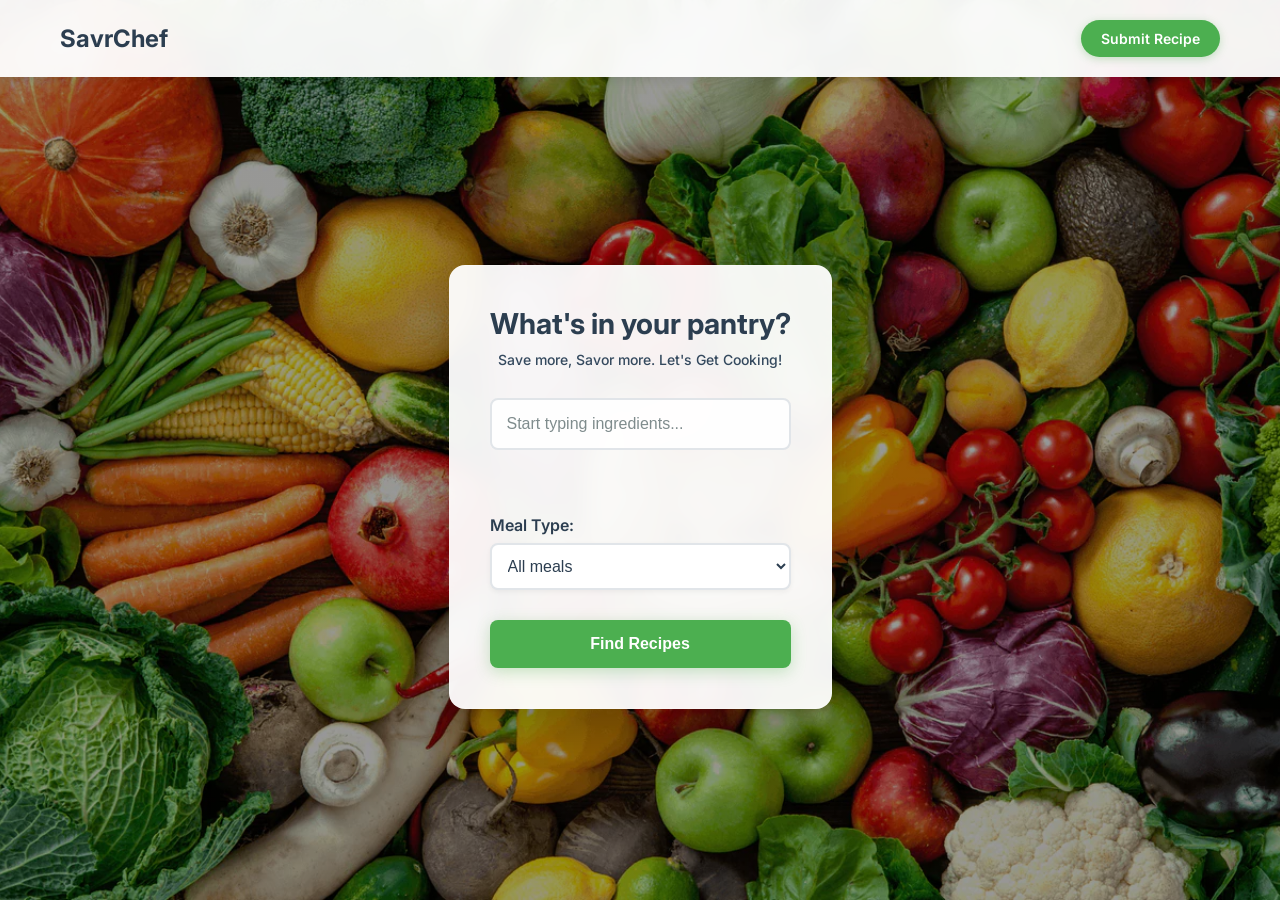
<file: index.html>
<!DOCTYPE html>
<html lang="en">
<head>
    <meta charset="UTF-8">
    <meta name="viewport" content="width=device-width, initial-scale=1.0">
    <title>SavrChef</title>
    <link rel="stylesheet" href="styles.css">
    <link href="https://fonts.googleapis.com/css2?family=Inter:wght@400;600;700&display=swap" rel="stylesheet">
    <script src="config.js"></script>
</head>
<body>
    <header>
        <div class="container">
            <h1><a href="index.html" class="logo-link">SavrChef</a></h1>
            <nav class="header-nav">
                <a href="submit-recipe.html" class="submit-recipe-link">Submit Recipe</a>
            </nav>
        </div>
    </header>

    <main>
        <div class="container">
            <div class="search-card">
                <h2>What's in your pantry?</h2>
                <p>Save more, Savor more. Let's Get Cooking!</p>
                
                <div class="ingredients-input">
                    <div class="input-container">
                        <input type="text" id="ingredientInput" placeholder="Start typing ingredients...">
                        <div class="suggestions" id="suggestions"></div>
                    </div>
                    <div class="ingredients-tags" id="ingredientsTags"></div>
                </div>

                <div class="meal-type">
                    <label for="mealSelect">Meal Type:</label>
                    <select id="mealSelect">
                        <option value="">All meals</option>
                        <option value="breakfast">Breakfast</option>
                        <option value="lunch">Lunch</option>
                        <option value="dinner">Dinner</option>
                        <option value="snack">Snack</option>
                        <option value="dessert">Dessert</option>
                    </select>
                </div>

                <button id="searchBtn">Find Recipes</button>
            </div>
        </div>
    </main>

    <script src="script.js"></script>
</body>
</html>
</file>
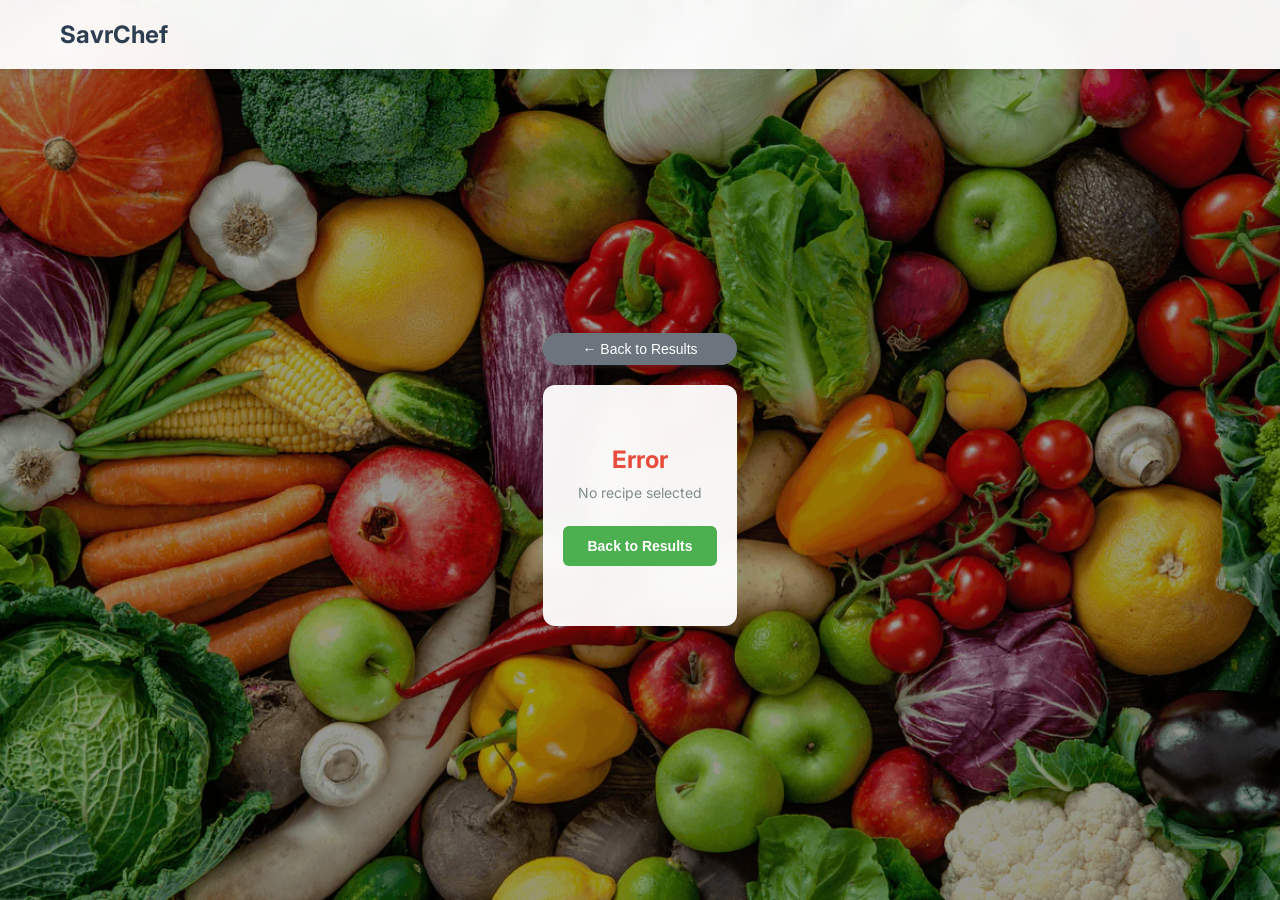
<file: recipe.html>
<!DOCTYPE html>
<html lang="en">
<head>
    <meta charset="UTF-8">
    <meta name="viewport" content="width=device-width, initial-scale=1.0">
    <title>SavrChef - Recipe Details</title>
    <link rel="stylesheet" href="styles.css">
    <link href="https://fonts.googleapis.com/css2?family=Inter:wght@400;600;700&display=swap" rel="stylesheet">
    <script src="config.js"></script>
</head>
<body>
    <header>
        <div class="container">
            <h1><a href="index.html" class="logo-link">SavrChef</a></h1>
        </div>
    </header>

    <main>
        <div class="container">
            <button id="backBtn" class="small-back-button">← Back to Results</button>
            <div class="recipe-details" id="recipeDetails">
                <!-- Recipe content will be populated here -->
            </div>
        </div>
    </main>

    <!-- Substitution Modal -->
    <div class="modal-overlay" id="substitutionModal">
        <div class="modal-content">
            <div class="modal-header">
                <h3>Ingredient Substitution</h3>
                <button class="close-modal" id="closeModal">×</button>
            </div>
            <div class="modal-body">
                <div class="original-ingredient">
                    <h4>Missing Ingredient:</h4>
                    <p id="missingIngredient"></p>
                </div>
                <div class="substitutions">
                    <h4>Possible Substitutions:</h4>
                    <div id="substitutionList">
                        <!-- Substitutions will be populated here -->
                    </div>
                </div>
            </div>
        </div>
    </div>

    <script src="recipe.js"></script>
</body>
</html>
</file>
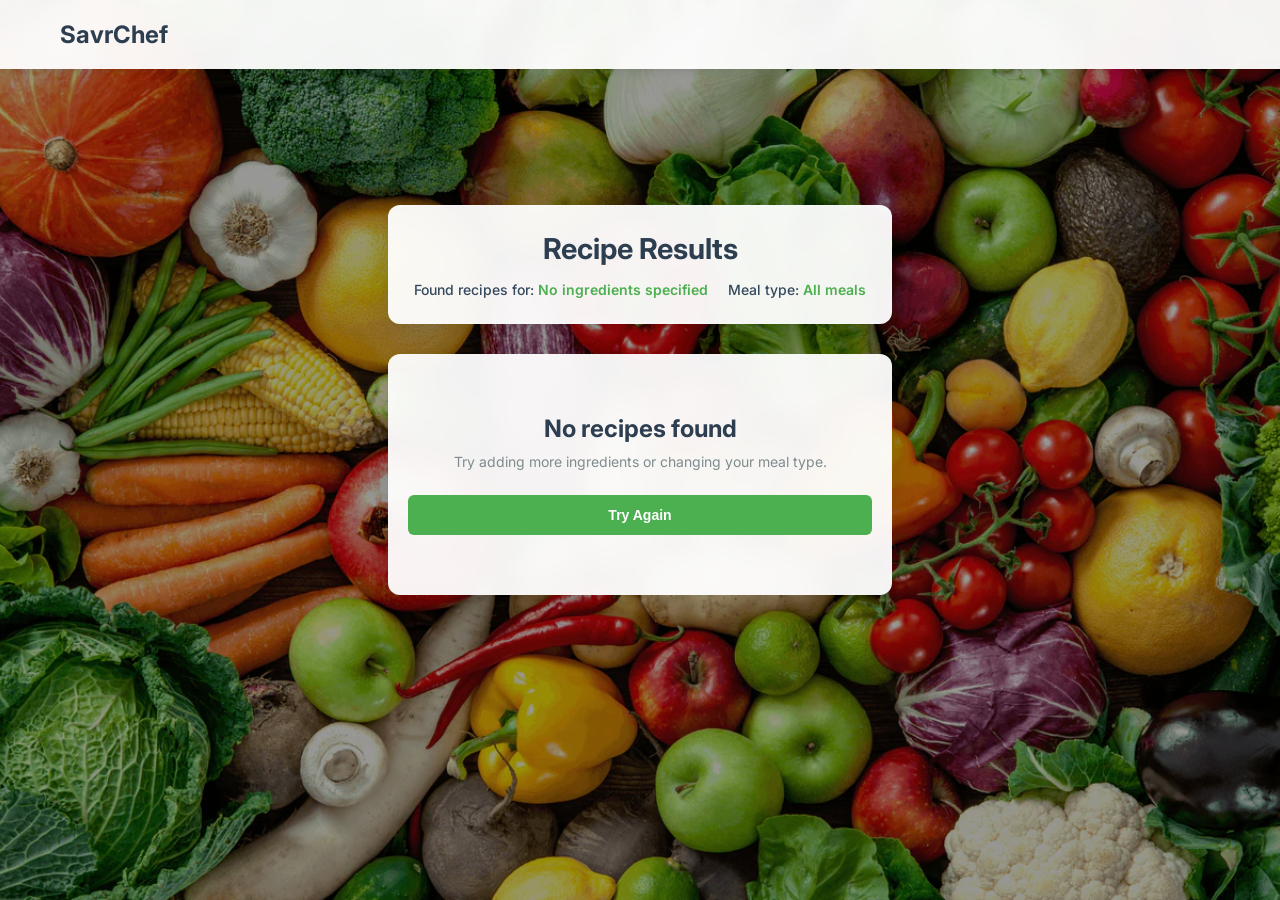
<file: results.html>
<!DOCTYPE html>
<html lang="en">
<head>
    <meta charset="UTF-8">
    <meta name="viewport" content="width=device-width, initial-scale=1.0">
    <title>SavrChef - Recipe Results</title>
    <link rel="stylesheet" href="styles.css">
    <link href="https://fonts.googleapis.com/css2?family=Inter:wght@400;600;700&display=swap" rel="stylesheet">
    <script src="config.js"></script>
</head>
<body>
    <header>
        <div class="container">
            <h1><a href="index.html" class="logo-link">SavrChef</a></h1>
        </div>
    </header>

    <main>
        <div class="container">
            <div class="search-info">
                <h2>Recipe Results</h2>
                <div class="search-details">
                    <p>Found recipes for: <span id="searchIngredients"></span></p>
                    <p>Meal type: <span id="searchMealType">All meals</span></p>
                </div>
            </div>

            <div class="results-container">
                <div class="loading-spinner" id="loadingSpinner">
                    <div class="spinner"></div>
                    <p>Finding perfect recipes for you...</p>
                </div>
                
                <div class="recipes-grid" id="recipesGrid">
                    <!-- Recipe cards will be populated here -->
                </div>

                <div class="no-results" id="noResults" style="display: none;">
                    <h3>No recipes found</h3>
                    <p>Try adding more ingredients or changing your meal type.</p>
                    <button id="tryAgainBtn" class="try-again-btn">Try Again</button>
                </div>
            </div>
        </div>
    </main>

    <script src="results.js"></script>
</body>
</html>
</file>
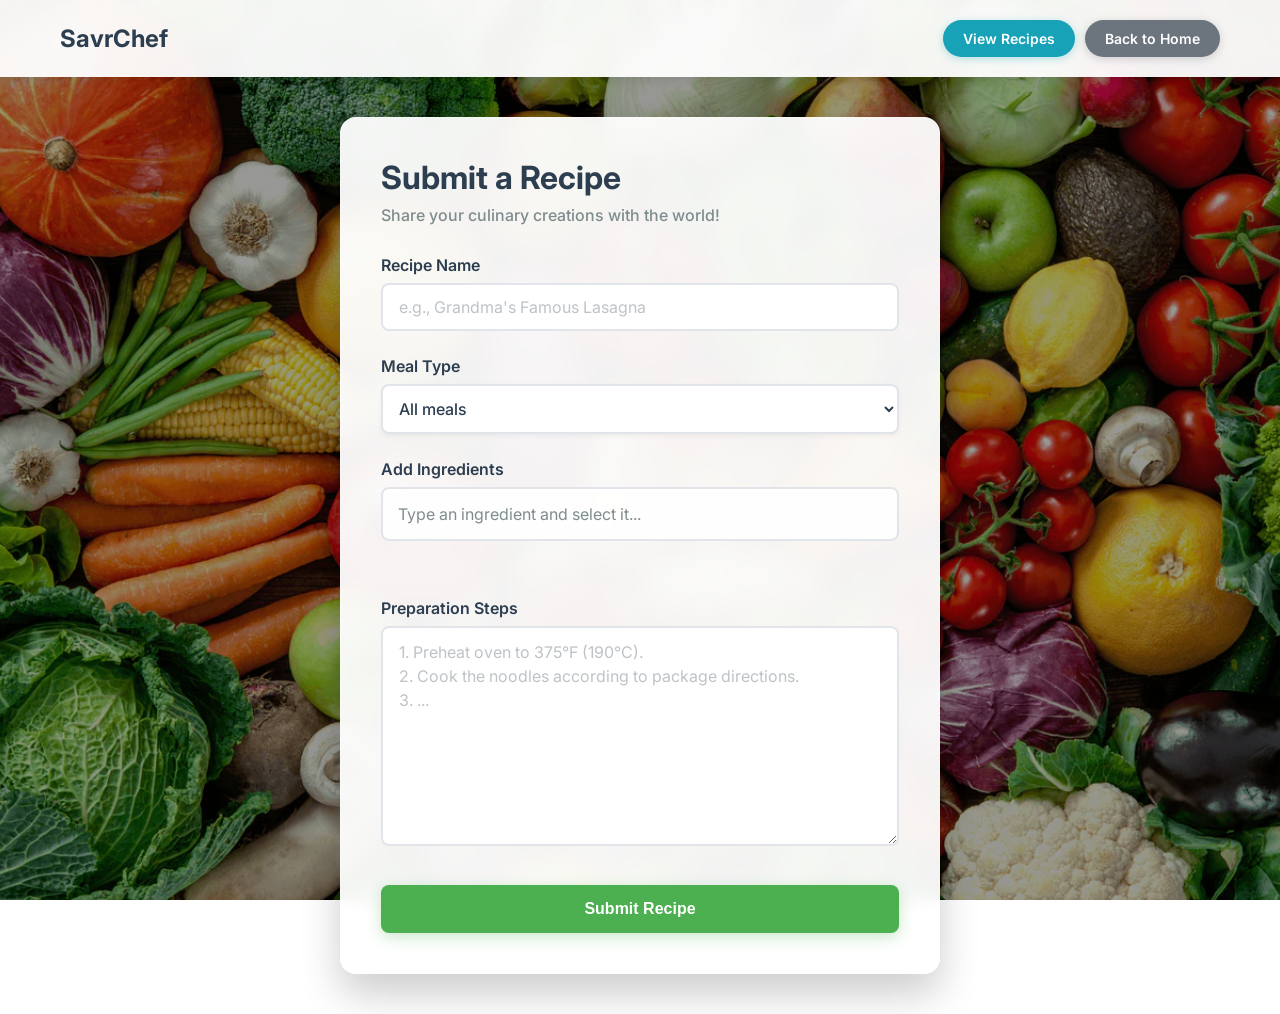
<file: submit-recipe.html>
<!DOCTYPE html>
<html lang="en">
<head>
    <meta charset="UTF-8">
    <meta name="viewport" content="width=device-width, initial-scale=1.0">
    <title>Submit Recipe - SavrChef</title>
    <link rel="stylesheet" href="styles.css">
    <link href="https://fonts.googleapis.com/css2?family=Inter:wght@400;500;600;700&display=swap" rel="stylesheet">
</head>
<body>
    <!-- Header -->
    <header>
        <div class="container">
            <h1><a href="index.html" class="logo-link">SavrChef</a></h1>
            <nav class="header-nav">
                <a href="view-recipes.php" class="view-recipes-link">View Recipes</a>
                <a href="index.html" class="back-to-home-link">Back to Home</a>
            </nav>
        </div>
    </header>

    <!-- Main Content -->
    <main>
        <div class="submit-recipe-card">
            <h2>Submit a Recipe</h2>
            <p class="subtitle">Share your culinary creations with the world!</p>
            
            <form id="recipeForm">
                <!-- Recipe Name -->
                <div class="form-group">
                    <label for="recipeName">Recipe Name</label>
                    <input type="text" id="recipeName" name="recipeName" placeholder="e.g., Grandma's Famous Lasagna" required>
                </div>

                <!-- Meal Type -->
                <div class="form-group">
                    <label for="mealType">Meal Type</label>
                    <select id="mealType" name="mealType" required>
                        <option value="">All meals</option>
                        <option value="breakfast">Breakfast</option>
                        <option value="lunch">Lunch</option>
                        <option value="dinner">Dinner</option>
                        <option value="snack">Snack</option>
                        <option value="dessert">Dessert</option>
                    </select>
                </div>

                <!-- Ingredients -->
                <div class="form-group">
                    <label for="ingredientInput">Add Ingredients</label>
                    <div class="ingredient-input-container">
                        <input type="text" id="ingredientInput" placeholder="Type an ingredient and select it...">
                        <div id="suggestions" class="suggestions-dropdown"></div>
                        <div class="ingredients-tags" id="ingredientsTags"></div>
                    </div>
                </div>

                <!-- Preparation Steps -->
                <div class="form-group">
                    <label for="preparationSteps">Preparation Steps</label>
                    <textarea id="preparationSteps" name="preparationSteps" rows="8" placeholder="1. Preheat oven to 375°F (190°C).&#10;2. Cook the noodles according to package directions.&#10;3. ..." required></textarea>
                </div>

                <!-- Submit Button -->
                <button type="submit" id="submitBtn">Submit Recipe</button>
            </form>
        </div>
    </main>

    <!-- Success Modal -->
    <div id="successModal" class="modal-overlay">
        <div class="modal-content success-modal">
            <div class="success-icon">
                <svg width="48" height="48" viewBox="0 0 48 48" fill="none">
                    <circle cx="24" cy="24" r="24" fill="#4CAF50"/>
                    <path d="M20 32L12 24L14.83 21.17L20 26.34L33.17 13.17L36 16L20 32Z" fill="white"/>
                </svg>
            </div>
            <h3>Recipe Submitted!</h3>
            <p>Thank you for your contribution. Your recipe is now saved and will be reviewed shortly.</p>
            <button id="addAnotherBtn">Add Another Recipe</button>
        </div>
    </div>

    <script src="config.js"></script>
    <script src="submit-recipe.js"></script>
</body>
</html>
</file>
<file: styles.css>
* {
    margin: 0;
    padding: 0;
    box-sizing: border-box;
}

body {
    font-family: 'Inter', sans-serif;
    background: linear-gradient(rgba(0, 0, 0, 0.4), rgba(0, 0, 0, 0.4)), url('img-1706903567765.png');
    background-size: cover;
    background-position: center;
    background-attachment: fixed;
    color: #333;
    min-height: 100vh;
}

.container {
    max-width: 1200px;
    margin: 0 auto;
    padding: 0 20px;
}

/* Header */
header {
    background: rgba(255, 255, 255, 0.95);
    backdrop-filter: blur(10px);
    box-shadow: 0 2px 10px rgba(0,0,0,0.1);
    padding: 20px 0;
}

header .container {
    display: flex;
    justify-content: space-between;
    align-items: center;
}

.logo-link {
    text-decoration: none;
    color: #2c3e50;
    transition: color 0.3s ease;
}

.logo-link:hover {
    color: #4CAF50;
}

.header-nav {
    display: flex;
    align-items: center;
}

.submit-recipe-link {
    background: #4CAF50;
    color: white;
    padding: 10px 20px;
    border-radius: 25px;
    text-decoration: none;
    font-weight: 600;
    font-size: 14px;
    transition: all 0.3s ease;
    box-shadow: 0 2px 8px rgba(76, 175, 80, 0.3);
}

.submit-recipe-link:hover {
    background: #45a049;
    transform: translateY(-2px);
    box-shadow: 0 4px 12px rgba(76, 175, 80, 0.4);
}

.back-to-home-link {
    background: #6c757d;
    color: white;
    padding: 10px 20px;
    border-radius: 25px;
    text-decoration: none;
    font-weight: 600;
    font-size: 14px;
    transition: all 0.3s ease;
    box-shadow: 0 2px 8px rgba(108, 117, 125, 0.3);
}

.back-to-home-link:hover {
    background: #5a6268;
    transform: translateY(-2px);
    box-shadow: 0 4px 12px rgba(108, 117, 125, 0.4);
}

.view-recipes-link {
    background: #17a2b8;
    color: white;
    padding: 10px 20px;
    border-radius: 25px;
    text-decoration: none;
    font-weight: 600;
    font-size: 14px;
    transition: all 0.3s ease;
    box-shadow: 0 2px 8px rgba(23, 162, 184, 0.3);
    margin-right: 10px;
}

.view-recipes-link:hover {
    background: #138496;
    transform: translateY(-2px);
    box-shadow: 0 4px 12px rgba(23, 162, 184, 0.4);
}

h1 {
    font-size: 24px;
    font-weight: 700;
    text-align: center;
    color: #2c3e50;
}

.search-info {
    text-align: center;
}

.search-info p {
    color: #666;
    font-size: 14px;
    margin-bottom: 5px;
}

.tag {
    background: #4CAF50;
    color: white;
    padding: 5px 15px;
    border-radius: 20px;
    font-size: 14px;
    font-weight: 500;
}

.edit-btn {
    background: none;
    border: none;
    color: #4CAF50;
    font-size: 14px;
    cursor: pointer;
    text-decoration: underline;
}

/* Main */
main {
    display: flex;
    align-items: center;
    justify-content: center;
    min-height: calc(100vh - 80px);
    padding: 40px 0;
}

h2 {
    text-align: center;
    font-size: 2rem;
    font-weight: 700;
    margin-bottom: 40px;
}

/* Recipes */
.recipes {
    display: grid;
    grid-template-columns: repeat(auto-fit, minmax(350px, 1fr));
    gap: 30px;
}

.recipe {
    background: white;
    border-radius: 12px;
    overflow: hidden;
    box-shadow: 0 5px 15px rgba(0,0,0,0.1);
}

.recipe img {
    width: 100%;
    height: 200px;
    object-fit: cover;
}

.content {
    padding: 20px;
}

h3 {
    font-size: 1.2rem;
    font-weight: 600;
    margin-bottom: 15px;
}

/* Match bars */
.match {
    margin-bottom: 15px;
}

.bar {
    width: 100%;
    height: 6px;
    background: #e0e0e0;
    border-radius: 3px;
    margin-bottom: 8px;
}

.fill {
    height: 100%;
    border-radius: 3px;
}

.fill.high {
    background: #4CAF50;
    width: 90%;
}

.fill.medium {
    background: #FF9800;
    width: 75%;
}

.fill.low {
    background: #F44336;
    width: 40%;
}

.percent {
    font-size: 14px;
    font-weight: 600;
}

.percent.high {
    color: #4CAF50;
}

.percent.medium {
    color: #FF9800;
}

.percent.low {
    color: #F44336;
}

p {
    color: #666;
    font-size: 14px;
    margin-bottom: 15px;
}

button {
    width: 100%;
    background: #4CAF50;
    color: white;
    border: none;
    padding: 12px;
    border-radius: 6px;
    font-weight: 600;
    cursor: pointer;
}

button:hover {
    background: #388E3C;
}

/* Search Card */
.search-card {
    background: rgba(255, 255, 255, 0.95);
    backdrop-filter: blur(10px);
    border-radius: 16px;
    box-shadow: 0 20px 40px rgba(0,0,0,0.2);
    padding: 40px;
    max-width: 500px;
    width: 100%;
    text-align: center;
    border: 1px solid rgba(255, 255, 255, 0.2);
}

.search-card h2 {
    font-size: 1.8rem;
    font-weight: 700;
    margin-bottom: 10px;
    color: #2c3e50;
}

.search-card p {
    color: #34495e;
    margin-bottom: 30px;
    font-weight: 500;
}

/* Ingredients Input */
.ingredients-input {
    margin-bottom: 30px;
}

.input-container {
    position: relative;
    margin-bottom: 15px;
}

#ingredientInput {
    width: 100%;
    padding: 15px;
    border: 2px solid #e1e5e9;
    border-radius: 8px;
    font-size: 16px;
    outline: none;
    transition: border-color 0.3s ease;
    background: rgba(255, 255, 255, 0.95);
    color: #2c3e50;
    font-weight: 500;
}

#ingredientInput::placeholder {
    color: #7f8c8d;
    font-weight: 400;
}

#ingredientInput:focus {
    border-color: #4CAF50;
    background: rgba(255, 255, 255, 1);
    color: #2c3e50;
}

.suggestions {
    position: absolute;
    top: 100%;
    left: 0;
    right: 0;
    background: rgba(255, 255, 255, 0.98);
    backdrop-filter: blur(10px);
    border: 1px solid #e1e5e9;
    border-top: none;
    border-radius: 0 0 8px 8px;
    max-height: 200px;
    overflow-y: auto;
    z-index: 10;
    display: none;
    box-shadow: 0 5px 15px rgba(0,0,0,0.1);
}

.suggestion-item {
    padding: 12px 15px;
    cursor: pointer;
    border-bottom: 1px solid #f0f0f0;
    transition: background 0.2s ease;
    color: #2c3e50;
    font-weight: 500;
}

.suggestion-item:hover {
    background: rgba(76, 175, 80, 0.1);
    color: #2c3e50;
}

.suggestion-item:last-child {
    border-bottom: none;
}

/* Loading, No Results, and Error States */
.suggestion-item.loading {
    cursor: default;
    color: #3498db;
    font-style: italic;
    background: rgba(52, 152, 219, 0.1);
}

.suggestion-item.loading:hover {
    background: rgba(52, 152, 219, 0.1);
}

.suggestion-item.no-results {
    cursor: default;
    color: #7f8c8d;
    font-style: italic;
    background: rgba(127, 140, 141, 0.1);
}

.suggestion-item.no-results:hover {
    background: rgba(127, 140, 141, 0.1);
}

.suggestion-item.error {
    cursor: default;
    color: #e74c3c;
    font-style: italic;
    background: rgba(231, 76, 60, 0.1);
}

.suggestion-item.error:hover {
    background: rgba(231, 76, 60, 0.1);
}

/* Ingredients Tags */
.ingredients-tags {
    display: flex;
    flex-wrap: wrap;
    gap: 8px;
    min-height: 20px;
}

.ingredient-tag {
    background: #4CAF50;
    color: white;
    padding: 8px 14px;
    border-radius: 20px;
    font-size: 14px;
    display: flex;
    align-items: center;
    gap: 8px;
    box-shadow: 0 2px 5px rgba(0,0,0,0.1);
    font-weight: 600;
}

.remove-tag {
    background: none;
    border: none;
    color: white;
    cursor: pointer;
    font-size: 16px;
    padding: 0;
    width: 16px;
    height: 16px;
    display: flex;
    align-items: center;
    justify-content: center;
    transition: transform 0.2s ease;
}

.remove-tag:hover {
    transform: scale(1.1);
}

/* Meal Type */
.meal-type {
    margin-bottom: 30px;
    text-align: left;
}

.meal-type label {
    display: block;
    margin-bottom: 8px;
    font-weight: 600;
    color: #2c3e50;
}

#mealSelect {
    width: 100% !important;
    padding: 12px !important;
    border: 2px solid #e1e5e9 !important;
    border-radius: 8px !important;
    font-size: 16px !important;
    outline: none !important;
    background: #ffffff !important;
    cursor: pointer !important;
    transition: border-color 0.3s ease !important;
    color: #2c3e50 !important;
    font-weight: 500 !important;
    box-shadow: 0 2px 5px rgba(0,0,0,0.05) !important;
}

#mealSelect:focus {
    border-color: #4CAF50 !important;
    background: #ffffff !important;
    box-shadow: 0 2px 8px rgba(76, 175, 80, 0.2) !important;
}

#mealSelect option {
    color: #2c3e50 !important;
    font-weight: 500 !important;
    background: #ffffff !important;
    padding: 8px !important;
}

#mealSelect option:hover {
    background: #f8f9fa !important;
    color: #2c3e50 !important;
}

#mealSelect option:checked {
    background: #e8f5e8 !important;
    color: #2c3e50 !important;
    font-weight: 600 !important;
}

/* Search Button */
#searchBtn {
    width: 100%;
    background: #4CAF50;
    color: white;
    border: none;
    padding: 15px;
    border-radius: 8px;
    font-size: 16px;
    font-weight: 600;
    cursor: pointer;
    transition: all 0.3s ease;
    box-shadow: 0 4px 15px rgba(76, 175, 80, 0.3);
}

#searchBtn:hover {
    background: #388E3C;
    transform: translateY(-2px);
    box-shadow: 0 6px 20px rgba(76, 175, 80, 0.4);
}

#searchBtn:disabled {
    background: #bdc3c7;
    cursor: not-allowed;
    transform: none;
    box-shadow: none;
    color: #7f8c8d;
}

/* Mobile */
@media (max-width: 768px) {
    header .container {
        flex-direction: row;
        gap: 15px;
        justify-content: space-between;
    }
    
    h1 {
        font-size: 20px;
    }
    
    .submit-recipe-link,
    .back-to-home-link {
        padding: 8px 16px;
        font-size: 12px;
    }
    
    .recipes {
        grid-template-columns: 1fr;
    }
    
    h2 {
        font-size: 1.5rem;
    }

    .search-card {
        margin: 20px;
        padding: 30px 20px;
    }
    
    .search-card h2 {
        font-size: 1.5rem;
    }
}

/* Results Page Styles */
header .container {
    display: flex;
    justify-content: space-between;
    align-items: center;
}

.back-button {
    background: #4CAF50;
    color: white;
    border: none;
    padding: 10px 20px;
    border-radius: 6px;
    font-size: 14px;
    font-weight: 600;
    cursor: pointer;
    transition: all 0.3s ease;
    box-shadow: 0 2px 8px rgba(76, 175, 80, 0.3);
}

.back-button:hover {
    background: #388E3C;
    transform: translateY(-1px);
    box-shadow: 0 4px 12px rgba(76, 175, 80, 0.4);
}

/* Search Info */
.search-info {
    background: rgba(255, 255, 255, 0.95);
    backdrop-filter: blur(10px);
    border-radius: 12px;
    padding: 25px;
    margin-bottom: 30px;
    box-shadow: 0 8px 25px rgba(0,0,0,0.1);
    border: 1px solid rgba(255, 255, 255, 0.2);
}

.search-info h2 {
    font-size: 1.8rem;
    font-weight: 700;
    margin-bottom: 15px;
    color: #2c3e50;
}

.search-details {
    display: flex;
    flex-wrap: wrap;
    gap: 20px;
}

.search-details p {
    margin: 0;
    color: #34495e;
    font-weight: 500;
}

.search-details span {
    color: #4CAF50;
    font-weight: 600;
}

/* Results Container */
.results-container {
    position: relative;
    min-height: 400px;
}

/* Loading Spinner */
.loading-spinner {
    display: flex;
    flex-direction: column;
    align-items: center;
    justify-content: center;
    padding: 60px 20px;
    background: rgba(255, 255, 255, 0.95);
    backdrop-filter: blur(10px);
    border-radius: 12px;
    box-shadow: 0 8px 25px rgba(0,0,0,0.1);
}

.spinner {
    width: 50px;
    height: 50px;
    border: 4px solid #f3f3f3;
    border-top: 4px solid #4CAF50;
    border-radius: 50%;
    animation: spin 1s linear infinite;
    margin-bottom: 20px;
}

@keyframes spin {
    0% { transform: rotate(0deg); }
    100% { transform: rotate(360deg); }
}

.loading-spinner p {
    color: #2c3e50;
    font-weight: 500;
    margin: 0;
}

/* Recipes Grid */
.recipes-grid {
    display: grid;
    grid-template-columns: repeat(4, 1fr);
    gap: 20px;
    margin-top: 30px;
}

/* Recipe Cards */
.recipe-card {
    background: rgba(255, 255, 255, 0.95);
    backdrop-filter: blur(10px);
    border-radius: 12px;
    overflow: hidden;
    box-shadow: 0 8px 25px rgba(0,0,0,0.1);
    border: 1px solid rgba(255, 255, 255, 0.2);
    transition: transform 0.3s ease, box-shadow 0.3s ease;
}

.recipe-card:hover {
    transform: translateY(-5px);
    box-shadow: 0 12px 35px rgba(0,0,0,0.15);
}

.recipe-image {
    position: relative;
    height: 200px;
    overflow: hidden;
}

.recipe-image img {
    width: 100%;
    height: 100%;
    object-fit: cover;
    transition: transform 0.3s ease;
}

.recipe-card:hover .recipe-image img {
    transform: scale(1.05);
}

.recipe-overlay {
    position: absolute;
    top: 0;
    left: 0;
    right: 0;
    bottom: 0;
    background: rgba(0, 0, 0, 0.7);
    display: flex;
    align-items: center;
    justify-content: center;
    opacity: 0;
    transition: opacity 0.3s ease;
}

.recipe-card:hover .recipe-overlay {
    opacity: 1;
}

.view-recipe-btn {
    background: #4CAF50;
    color: white;
    border: none;
    padding: 12px 24px;
    border-radius: 6px;
    font-size: 14px;
    font-weight: 600;
    cursor: pointer;
    transition: all 0.3s ease;
}

.view-recipe-btn:hover {
    background: #388E3C;
    transform: scale(1.05);
}

.recipe-content {
    padding: 20px;
}

.recipe-title {
    font-size: 1.2rem;
    font-weight: 700;
    color: #2c3e50;
    margin-bottom: 15px;
    line-height: 1.3;
}

.recipe-meta {
    display: flex;
    justify-content: space-between;
    align-items: center;
    margin-bottom: 15px;
}

/* Pantry Match */
.pantry-match {
    flex: 1;
}

.match-label {
    display: block;
    font-size: 12px;
    color: #7f8c8d;
    font-weight: 500;
    margin-bottom: 5px;
}

.match-bar {
    width: 100%;
    height: 6px;
    background: #ecf0f1;
    border-radius: 3px;
    overflow: hidden;
    margin-bottom: 5px;
}

.match-fill {
    height: 100%;
    border-radius: 3px;
    transition: width 0.3s ease;
}

.match-fill.high {
    background: #27ae60;
}

.match-fill.medium {
    background: #f39c12;
}

.match-fill.low {
    background: #e74c3c;
}

.match-percent {
    font-size: 12px;
    font-weight: 600;
}

.match-percent.high {
    color: #27ae60;
}

.match-percent.medium {
    color: #f39c12;
}

.match-percent.low {
    color: #e74c3c;
}

/* Recipe Stats */
.recipe-stats {
    display: flex;
    flex-direction: column;
    align-items: flex-end;
    gap: 5px;
}

.cook-time, .servings {
    font-size: 12px;
    color: #7f8c8d;
    font-weight: 500;
}

/* Recipe Ingredients */
.recipe-ingredients h4 {
    font-size: 14px;
    font-weight: 600;
    color: #2c3e50;
    margin-bottom: 8px;
}

.ingredients-list {
    display: flex;
    flex-wrap: wrap;
    gap: 6px;
}

.ingredient-item {
    background: #f8f9fa;
    color: #2c3e50;
    padding: 4px 8px;
    border-radius: 4px;
    font-size: 11px;
    font-weight: 500;
}

.no-ingredients {
    color: #7f8c8d;
    font-style: italic;
    font-size: 12px;
}

/* No Results */
.no-results {
    text-align: center;
    padding: 60px 20px;
    background: rgba(255, 255, 255, 0.95);
    backdrop-filter: blur(10px);
    border-radius: 12px;
    box-shadow: 0 8px 25px rgba(0,0,0,0.1);
}

.no-results h3 {
    font-size: 1.5rem;
    font-weight: 700;
    color: #2c3e50;
    margin-bottom: 10px;
}

.no-results p {
    color: #7f8c8d;
    margin-bottom: 25px;
}

.try-again-btn {
    background: #4CAF50;
    color: white;
    border: none;
    padding: 12px 24px;
    border-radius: 6px;
    font-size: 14px;
    font-weight: 600;
    cursor: pointer;
    transition: all 0.3s ease;
}

.try-again-btn:hover {
    background: #388E3C;
    transform: translateY(-2px);
}

/* Mobile Responsive for Results */
@media (max-width: 768px) {
    header .container {
        flex-direction: column;
        gap: 15px;
    }
    
    .recipes-grid {
        grid-template-columns: repeat(2, 1fr);
        gap: 15px;
    }
    
    .search-details {
        flex-direction: column;
        gap: 10px;
    }
    
    .recipe-meta {
        flex-direction: column;
        align-items: flex-start;
        gap: 10px;
    }
    
    .recipe-stats {
        align-items: flex-start;
    }
}

@media (max-width: 480px) {
    .recipes-grid {
        grid-template-columns: 1fr;
        gap: 15px;
    }
}

/* Recipe Details Page Styles */
.recipe-details {
    max-width: 1000px;
    margin: 0 auto;
}

.recipe-header {
    display: grid;
    grid-template-columns: 1fr 1fr;
    gap: 40px;
    margin-bottom: 40px;
    background: rgba(255, 255, 255, 0.95);
    backdrop-filter: blur(10px);
    border-radius: 16px;
    padding: 30px;
    box-shadow: 0 8px 25px rgba(0,0,0,0.1);
    border: 1px solid rgba(255, 255, 255, 0.2);
}

.recipe-image-large {
    border-radius: 12px;
    overflow: hidden;
    box-shadow: 0 4px 15px rgba(0,0,0,0.1);
}

.recipe-image-large img {
    width: 100%;
    height: 300px;
    object-fit: cover;
}

.recipe-info h1 {
    font-size: 2.2rem;
    font-weight: 700;
    color: #2c3e50;
    margin-bottom: 20px;
    line-height: 1.2;
}

.recipe-meta-info {
    display: flex;
    gap: 20px;
    margin-bottom: 25px;
}

.cook-time, .servings {
    display: flex;
    align-items: center;
    gap: 8px;
    font-size: 16px;
    color: #34495e;
    font-weight: 500;
}

.ingredient-status {
    background: rgba(76, 175, 80, 0.1);
    border-radius: 8px;
    padding: 20px;
    border: 1px solid rgba(76, 175, 80, 0.2);
}

.ingredient-status h3 {
    font-size: 1.2rem;
    font-weight: 600;
    color: #2c3e50;
    margin-bottom: 15px;
}

.status-summary {
    display: flex;
    gap: 20px;
}

.available, .missing {
    font-size: 14px;
    font-weight: 500;
}

.available {
    color: #27ae60;
}

.missing {
    color: #e74c3c;
}

/* Recipe Content */
.recipe-content {
    display: grid;
    grid-template-columns: 1fr 1fr;
    gap: 40px;
}

.ingredients-section, .instructions-section {
    background: rgba(255, 255, 255, 0.95);
    backdrop-filter: blur(10px);
    border-radius: 12px;
    padding: 25px;
    box-shadow: 0 8px 25px rgba(0,0,0,0.1);
    border: 1px solid rgba(255, 255, 255, 0.2);
}

.ingredients-section h2, .instructions-section h2 {
    font-size: 1.5rem;
    font-weight: 700;
    color: #2c3e50;
    margin-bottom: 20px;
}

/* Ingredients List */
.ingredients-list {
    display: flex;
    flex-direction: column;
    gap: 12px;
}

/* Ingredient items */
.ingredient-item {
    display: flex;
    justify-content: space-between;
    align-items: center;
    padding: 12px 16px;
    margin-bottom: 8px;
    border-radius: 8px;
    transition: all 0.3s ease;
    border: 1px solid transparent;
}

.available-ingredient {
    background: rgba(76, 175, 80, 0.1);
    border-color: rgba(76, 175, 80, 0.2);
}

.missing-ingredient {
    background: rgba(244, 67, 54, 0.1);
    border-color: rgba(244, 67, 54, 0.2);
}

.substituted-ingredient {
    background: rgba(255, 152, 0, 0.1);
    border-color: rgba(255, 152, 0, 0.3);
}

.ingredient-name {
    font-weight: 600;
    color: #2c3e50;
    flex: 1;
}

.ingredient-amount {
    color: #7f8c8d;
    font-size: 14px;
    margin-right: 12px;
}

.available-badge {
    background: #4CAF50;
    color: white;
    padding: 4px 8px;
    border-radius: 12px;
    font-size: 12px;
    font-weight: 600;
}

.missing-badge {
    background: #f44336;
    color: white;
    padding: 4px 8px;
    border-radius: 12px;
    font-size: 12px;
    font-weight: 600;
}

.substituted-badge {
    background: #ff9800;
    color: white;
    padding: 4px 8px;
    border-radius: 12px;
    font-size: 12px;
    font-weight: 600;
}

/* Instructions */
.instructions {
    display: flex;
    flex-direction: column;
    gap: 20px;
}

.instruction-step {
    display: flex;
    gap: 15px;
    align-items: flex-start;
}

.step-number {
    background: #4CAF50;
    color: white;
    width: 30px;
    height: 30px;
    border-radius: 50%;
    display: flex;
    align-items: center;
    justify-content: center;
    font-weight: 600;
    font-size: 14px;
    flex-shrink: 0;
}

.instruction-step p {
    margin: 0;
    line-height: 1.6;
    color: #2c3e50;
    font-size: 16px;
}

/* Substitution Modal */
.modal-overlay {
    position: fixed;
    top: 0;
    left: 0;
    right: 0;
    bottom: 0;
    background: rgba(0, 0, 0, 0.7);
    display: none;
    align-items: center;
    justify-content: center;
    z-index: 1000;
    backdrop-filter: blur(5px);
}

.modal-overlay.show {
    display: flex !important;
}

.modal-content {
    background: rgba(255, 255, 255, 0.98);
    backdrop-filter: blur(10px);
    border-radius: 16px;
    max-width: 500px;
    width: 90%;
    max-height: 80vh;
    overflow-y: auto;
    box-shadow: 0 20px 40px rgba(0,0,0,0.3);
    border: 1px solid rgba(255, 255, 255, 0.2);
    position: relative;
    z-index: 1001;
}

.modal-header {
    display: flex;
    justify-content: space-between;
    align-items: center;
    padding: 25px 25px 0 25px;
    border-bottom: 1px solid #e1e5e9;
    margin-bottom: 20px;
}

.modal-header h3 {
    font-size: 1.5rem;
    font-weight: 700;
    color: #2c3e50;
    margin: 0;
}

.close-modal {
    background: none;
    border: none;
    font-size: 24px;
    color: #7f8c8d;
    cursor: pointer;
    padding: 0;
    width: 30px;
    height: 30px;
    display: flex;
    align-items: center;
    justify-content: center;
    border-radius: 50%;
    transition: all 0.3s ease;
}

.close-modal:hover {
    background: rgba(231, 76, 60, 0.1);
    color: #e74c3c;
}

.modal-body {
    padding: 0 25px 25px 25px;
}

.original-ingredient {
    margin-bottom: 25px;
    padding: 15px;
    background: rgba(231, 76, 60, 0.1);
    border-radius: 8px;
    border: 1px solid rgba(231, 76, 60, 0.2);
}

.original-ingredient h4 {
    font-size: 14px;
    font-weight: 600;
    color: #7f8c8d;
    margin-bottom: 8px;
    text-transform: uppercase;
}

.original-ingredient p {
    font-size: 18px;
    font-weight: 600;
    color: #e74c3c;
    margin: 0;
}

.substitutions h4 {
    font-size: 16px;
    font-weight: 600;
    color: #2c3e50;
    margin-bottom: 15px;
}

.substitutions-header {
    margin-bottom: 20px;
    padding: 15px;
    background: rgba(76, 175, 80, 0.1);
    border-radius: 8px;
    border: 1px solid rgba(76, 175, 80, 0.2);
}

.substitutions-header p {
    margin: 0;
    color: #2c3e50;
    font-weight: 500;
    text-align: center;
}

.substitution-item {
    display: flex;
    justify-content: space-between;
    align-items: center;
    padding: 15px;
    border: 2px solid #e1e5e9;
    border-radius: 8px;
    margin-bottom: 10px;
    transition: all 0.3s ease;
    cursor: pointer;
}

.substitution-item.selectable:hover {
    border-color: #4CAF50;
    box-shadow: 0 2px 8px rgba(76, 175, 80, 0.2);
    transform: translateY(-1px);
}

.substitution-item.selected {
    border-color: #4CAF50;
    background: rgba(76, 175, 80, 0.1);
    box-shadow: 0 4px 12px rgba(76, 175, 80, 0.3);
}

.substitution-header {
    display: flex;
    justify-content: space-between;
    align-items: center;
    margin-bottom: 8px;
}

.substitution-header h5 {
    font-size: 16px;
    font-weight: 600;
    color: #2c3e50;
    margin: 0;
}

.substitution-ratio {
    font-size: 14px;
    color: #4CAF50;
    font-weight: 500;
    margin: 0 0 5px 0;
}

.substitution-notes {
    font-size: 12px;
    color: #7f8c8d;
    margin: 0;
}

.select-substitution {
    background: #4CAF50;
    color: white;
    border: none;
    padding: 8px 16px;
    border-radius: 6px;
    font-size: 12px;
    font-weight: 600;
    cursor: pointer;
    transition: all 0.3s ease;
}

.select-substitution:hover {
    background: #388E3C;
    transform: translateY(-1px);
    box-shadow: 0 2px 8px rgba(76, 175, 80, 0.3);
}

/* Loading and Error States */
.loading-substitutions, .error-substitutions, .no-substitutions {
    text-align: center;
    padding: 40px 20px;
}

.spinner-small {
    width: 30px;
    height: 30px;
    border: 3px solid #f3f3f3;
    border-top: 3px solid #4CAF50;
    border-radius: 50%;
    animation: spin 1s linear infinite;
    margin: 0 auto 15px auto;
}

.loading-substitutions p {
    color: #7f8c8d;
    margin: 0;
}

.error-substitutions p {
    color: #e74c3c;
    margin-bottom: 15px;
}

.no-substitutions p {
    color: #7f8c8d;
    margin-bottom: 10px;
}

.no-substitutions p:first-child {
    color: #2c3e50;
    font-weight: 600;
    margin-bottom: 15px;
}

.error-substitutions button {
    background: #4CAF50;
    color: white;
    border: none;
    padding: 8px 16px;
    border-radius: 6px;
    font-size: 12px;
    font-weight: 600;
    cursor: pointer;
}

/* Success Message */
.success-message {
    position: fixed;
    top: 20px;
    right: 20px;
    background: #27ae60;
    color: white;
    padding: 15px 20px;
    border-radius: 8px;
    font-weight: 600;
    z-index: 1001;
    animation: slideIn 0.3s ease;
}

@keyframes slideIn {
    from { transform: translateX(100%); opacity: 0; }
    to { transform: translateX(0); opacity: 1; }
}

/* Error Message */
.error-message {
    text-align: center;
    padding: 60px 20px;
    background: rgba(255, 255, 255, 0.95);
    backdrop-filter: blur(10px);
    border-radius: 12px;
    box-shadow: 0 8px 25px rgba(0,0,0,0.1);
}

.error-message h3 {
    font-size: 1.5rem;
    font-weight: 700;
    color: #e74c3c;
    margin-bottom: 10px;
}

.error-message p {
    color: #7f8c8d;
    margin-bottom: 25px;
}

.error-message button {
    background: #4CAF50;
    color: white;
    border: none;
    padding: 12px 24px;
    border-radius: 6px;
    font-size: 14px;
    font-weight: 600;
    cursor: pointer;
}

/* Mobile Responsive for Recipe Details */
@media (max-width: 768px) {
    .recipe-header {
        grid-template-columns: 1fr;
        gap: 20px;
    }
    
    .recipe-content {
        grid-template-columns: 1fr;
        gap: 20px;
    }
    
    .recipe-info h1 {
        font-size: 1.8rem;
    }
    
    .recipe-meta-info {
        flex-direction: column;
        gap: 10px;
    }
    
    .status-summary {
        flex-direction: column;
        gap: 10px;
    }
    
    .modal-content {
        width: 95%;
        margin: 20px;
    }
    
    .substitution-item {
        flex-direction: column;
        align-items: flex-start;
        gap: 10px;
    }
    
    .use-substitution {
        align-self: flex-end;
    }
}

/* Enhanced Recipe Features */
.health-score {
    color: #e74c3c;
    font-weight: 600;
}

.nutrition-preview {
    background: #f8f9fa;
    padding: 1rem;
    border-radius: 8px;
    border-left: 4px solid #17a2b8;
}

.nutrition-preview h4 {
    color: #2c5530;
    margin: 0 0 0.5rem 0;
    font-size: 1.1rem;
}

.nutrition-summary {
    display: flex;
    gap: 1rem;
    flex-wrap: wrap;
    font-size: 0.9rem;
    color: #666;
}

.nutrition-summary span {
    background: #e9ecef;
    padding: 0.3rem 0.6rem;
    border-radius: 15px;
    font-weight: 500;
}

/* Equipment Section */
.equipment-section {
    grid-column: 1 / -1;
    margin-top: 2rem;
}

.equipment-list {
    display: flex;
    flex-direction: column;
    gap: 0.8rem;
}

.equipment-item {
    display: flex;
    justify-content: space-between;
    align-items: center;
    padding: 1rem;
    background: #f8f9fa;
    border-radius: 8px;
    border-left: 4px solid #17a2b8;
}

.equipment-name {
    font-weight: 600;
    color: #000000;
    font-size: 1rem;
}

.equipment-temp {
    background: #17a2b8;
    color: #ffffff;
    padding: 0.4rem 0.8rem;
    border-radius: 15px;
    font-size: 0.85rem;
    font-weight: 700;
    text-shadow: 0 1px 3px rgba(0, 0, 0, 0.3);
    letter-spacing: 0.5px;
}



/* Enhanced Instructions */
.step-equipment,
.step-ingredients {
    margin-top: 0.5rem;
    padding: 0.5rem;
    background: #e9ecef;
    border-radius: 5px;
    font-size: 0.85rem;
    color: #666;
}

/* Loading States */
.loading-recipe {
    display: flex;
    flex-direction: column;
    align-items: center;
    justify-content: center;
    padding: 3rem;
    background: rgba(255, 255, 255, 0.95);
    border-radius: 15px;
    box-shadow: 0 8px 32px rgba(0, 0, 0, 0.1);
}

/* Responsive Design for Enhanced Features */
@media (max-width: 768px) {
    .nutrition-summary {
        flex-direction: column;
        gap: 0.5rem;
    }
    

    
    .equipment-item {
        flex-direction: column;
        gap: 0.5rem;
        text-align: center;
    }
}

/* Recipe Submission Page Styles */
.user-info {
    display: flex;
    align-items: center;
    gap: 12px;
    color: #2c3e50;
    font-weight: 500;
}

.profile-pic {
    width: 32px;
    height: 32px;
    border-radius: 50%;
    overflow: hidden;
    background: #4CAF50;
    display: flex;
    align-items: center;
    justify-content: center;
}

.profile-pic img {
        width: 100%;
    height: 100%;
    object-fit: cover;
}

.submit-recipe-card {
    background: rgba(255, 255, 255, 0.95);
    backdrop-filter: blur(10px);
    border-radius: 16px;
    box-shadow: 0 20px 40px rgba(0,0,0,0.2);
    padding: 40px;
    max-width: 600px;
    width: 100%;
    border: 1px solid rgba(255, 255, 255, 0.2);
}

.submit-recipe-card h2 {
    font-size: 2rem;
    font-weight: 700;
    margin-bottom: 8px;
    color: #2c3e50;
    text-align: left;
}

.subtitle {
    color: #7f8c8d;
    margin-bottom: 30px;
    font-size: 1rem;
    font-weight: 500;
}

.form-group {
    margin-bottom: 25px;
}

.form-group label {
    display: block;
    margin-bottom: 8px;
    font-weight: 600;
    color: #2c3e50;
    font-size: 1rem;
}

.form-group input,
.form-group select,
.form-group textarea {
    width: 100%;
    padding: 12px 16px;
    border: 2px solid #e1e5e9;
    border-radius: 8px;
    font-size: 16px;
    outline: none;
    transition: border-color 0.3s ease;
    background: #ffffff;
    color: #2c3e50;
    font-weight: 500;
    font-family: 'Inter', sans-serif;
}

.form-group input:focus,
.form-group select:focus,
.form-group textarea:focus {
    border-color: #4CAF50;
    box-shadow: 0 2px 8px rgba(76, 175, 80, 0.2);
}

.form-group input::placeholder,
.form-group textarea::placeholder {
    color: #bdc3c7;
    font-weight: 400;
}

.form-group textarea {
    resize: vertical;
    min-height: 120px;
    line-height: 1.5;
}

/* Small Back Button for Recipe Page */
.small-back-button {
    background: #6c757d;
    color: white;
    border: none;
    padding: 8px 16px;
    border-radius: 20px;
    font-size: 14px;
    font-weight: 500;
    cursor: pointer;
    transition: all 0.3s ease;
    margin-bottom: 20px;
    box-shadow: 0 2px 4px rgba(108, 117, 125, 0.2);
}

.small-back-button:hover {
    background: #5a6268;
    transform: translateY(-1px);
    box-shadow: 0 4px 8px rgba(108, 117, 125, 0.3);
}

/* Meal Type Dropdown Styling for Submit Recipe Page */
#mealType {
    width: 100% !important;
    padding: 12px !important;
    border: 2px solid #e1e5e9 !important;
    border-radius: 8px !important;
    font-size: 16px !important;
    outline: none !important;
    background: #ffffff !important;
    cursor: pointer !important;
    transition: border-color 0.3s ease !important;
    color: #2c3e50 !important;
    font-weight: 500 !important;
    box-shadow: 0 2px 5px rgba(0,0,0,0.05) !important;
}

#mealType:focus {
    border-color: #4CAF50 !important;
    background: #ffffff !important;
    box-shadow: 0 2px 8px rgba(76, 175, 80, 0.2) !important;
}

#mealType option {
    color: #2c3e50 !important;
    font-weight: 500 !important;
    background: #ffffff !important;
    padding: 8px !important;
}

#mealType option:hover {
    background: #f8f9fa !important;
    color: #2c3e50 !important;
}

#mealType option:checked {
    background: #e8f5e8 !important;
    color: #2c3e50 !important;
    font-weight: 600 !important;
}

.ingredient-input-container {
    position: relative;
}

.ingredients-tags {
    display: flex;
    flex-wrap: wrap;
    gap: 8px;
    margin-top: 12px;
    min-height: 20px;
}

.ingredient-tag {
    background: #4CAF50;
    color: white;
    padding: 8px 14px;
    border-radius: 20px;
    font-size: 14px;
    display: flex;
    align-items: center;
    gap: 8px;
    box-shadow: 0 2px 5px rgba(0,0,0,0.1);
    font-weight: 600;
    animation: slideIn 0.3s ease;
}

.remove-tag {
    background: none;
    border: none;
    color: white;
    cursor: pointer;
    font-size: 16px;
    padding: 0;
    width: 16px;
    height: 16px;
    display: flex;
    align-items: center;
    justify-content: center;
    transition: transform 0.2s ease;
    border-radius: 50%;
}

.remove-tag:hover {
    transform: scale(1.1);
    background: rgba(255, 255, 255, 0.2);
}

#submitBtn {
    width: 100%;
    background: #4CAF50;
    color: white;
    border: none;
    padding: 15px;
    border-radius: 8px;
    font-size: 16px;
    font-weight: 600;
    cursor: pointer;
    transition: all 0.3s ease;
    box-shadow: 0 4px 15px rgba(76, 175, 80, 0.3);
    margin-top: 10px;
}

#submitBtn:hover {
    background: #388E3C;
    transform: translateY(-2px);
    box-shadow: 0 6px 20px rgba(76, 175, 80, 0.4);
}

#submitBtn:disabled {
    background: #bdc3c7;
    cursor: not-allowed;
    transform: none;
    box-shadow: none;
    color: #7f8c8d;
}

/* Success Modal Styles */
.success-modal {
    text-align: center;
    padding: 40px;
    max-width: 400px;
}

.success-icon {
    margin-bottom: 20px;
}

.success-modal h3 {
    font-size: 1.5rem;
    font-weight: 700;
    color: #2c3e50;
    margin-bottom: 15px;
}

.success-modal p {
    color: #7f8c8d;
    margin-bottom: 25px;
    line-height: 1.5;
}

#addAnotherBtn {
    background: #4CAF50;
    color: white;
    border: none;
    padding: 12px 24px;
    border-radius: 8px;
    font-size: 14px;
    font-weight: 600;
    cursor: pointer;
    transition: all 0.3s ease;
    box-shadow: 0 4px 15px rgba(76, 175, 80, 0.3);
}

#addAnotherBtn:hover {
    background: #388E3C;
    transform: translateY(-2px);
    box-shadow: 0 6px 20px rgba(76, 175, 80, 0.4);
}

/* Mobile Responsive for Recipe Submission */
@media (max-width: 768px) {
    .submit-recipe-card {
        margin: 20px;
        padding: 30px 20px;
    }
    
    .submit-recipe-card h2 {
        font-size: 1.5rem;
    }
    
    .user-info {
        flex-direction: column;
        gap: 8px;
        text-align: center;
    }
    
    .form-group input,
    .form-group select,
    .form-group textarea {
        font-size: 16px; /* Prevents zoom on iOS */
} 
}
</file>
